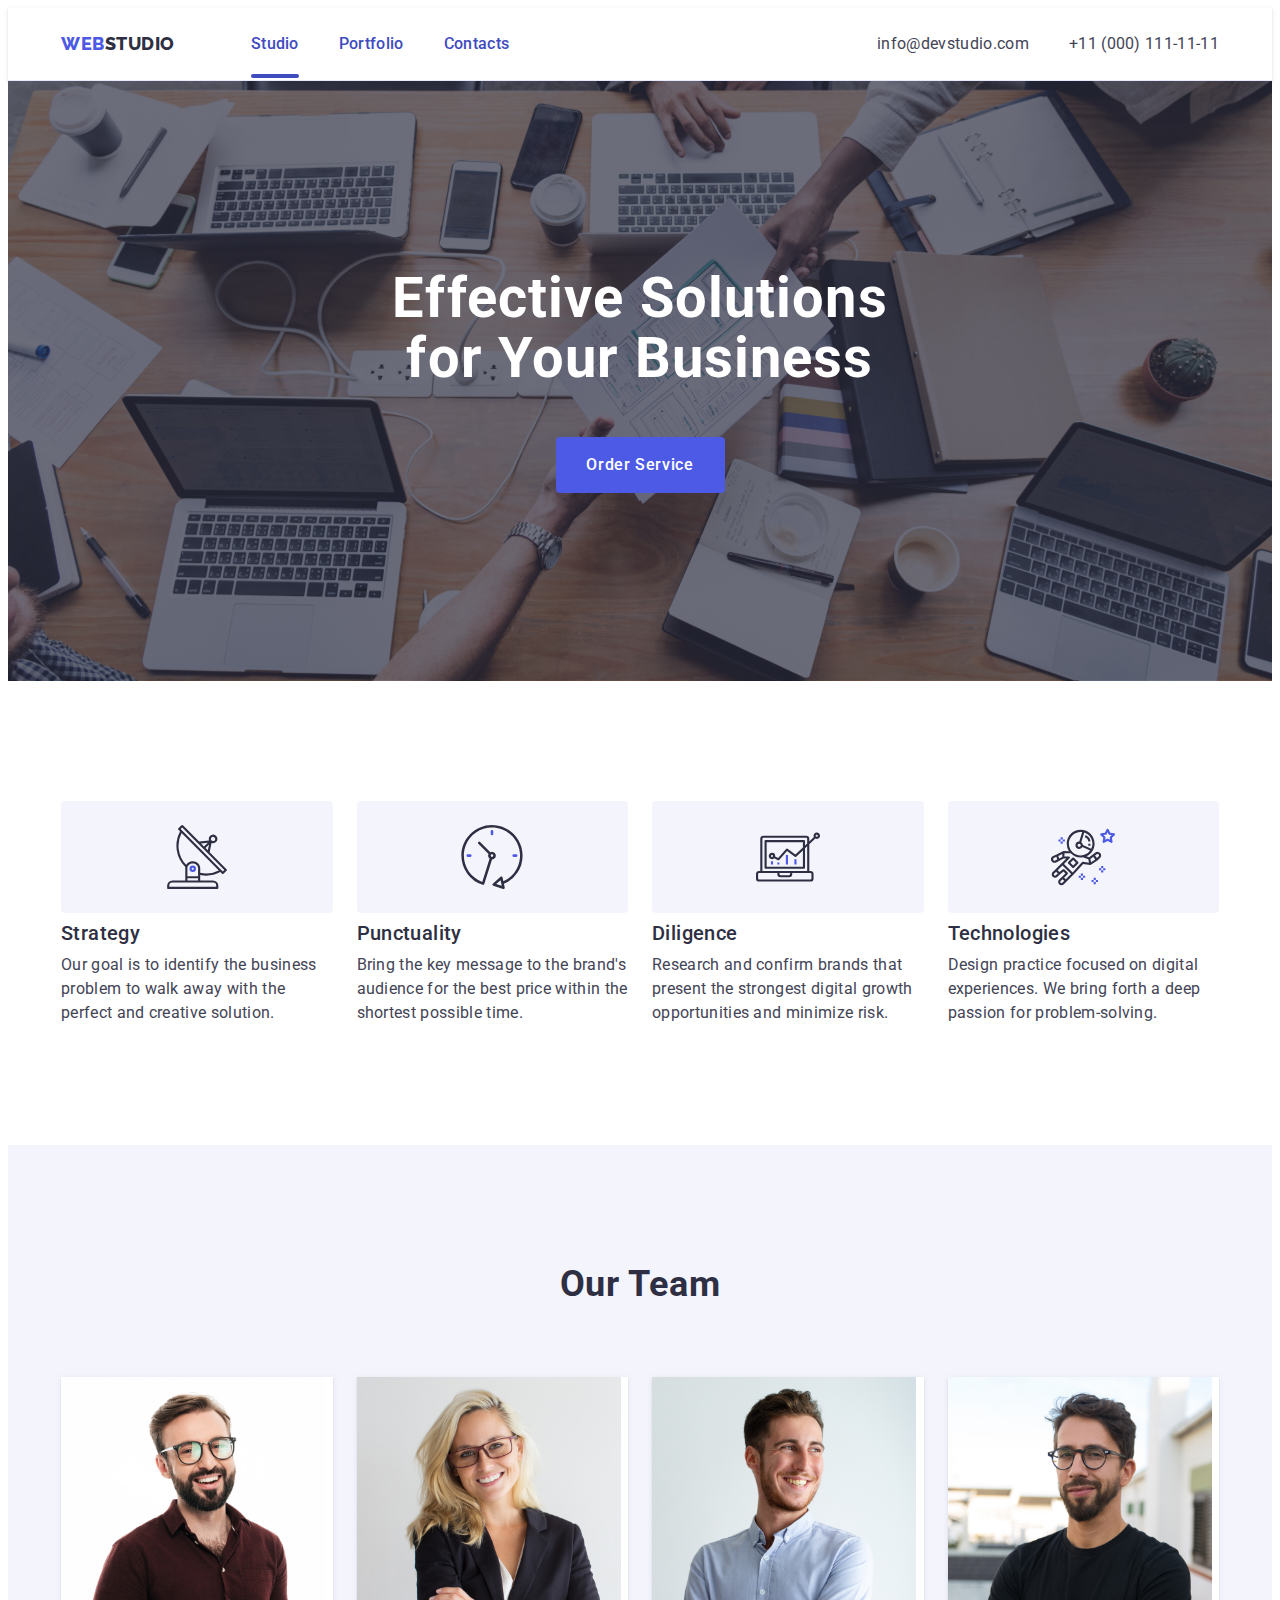
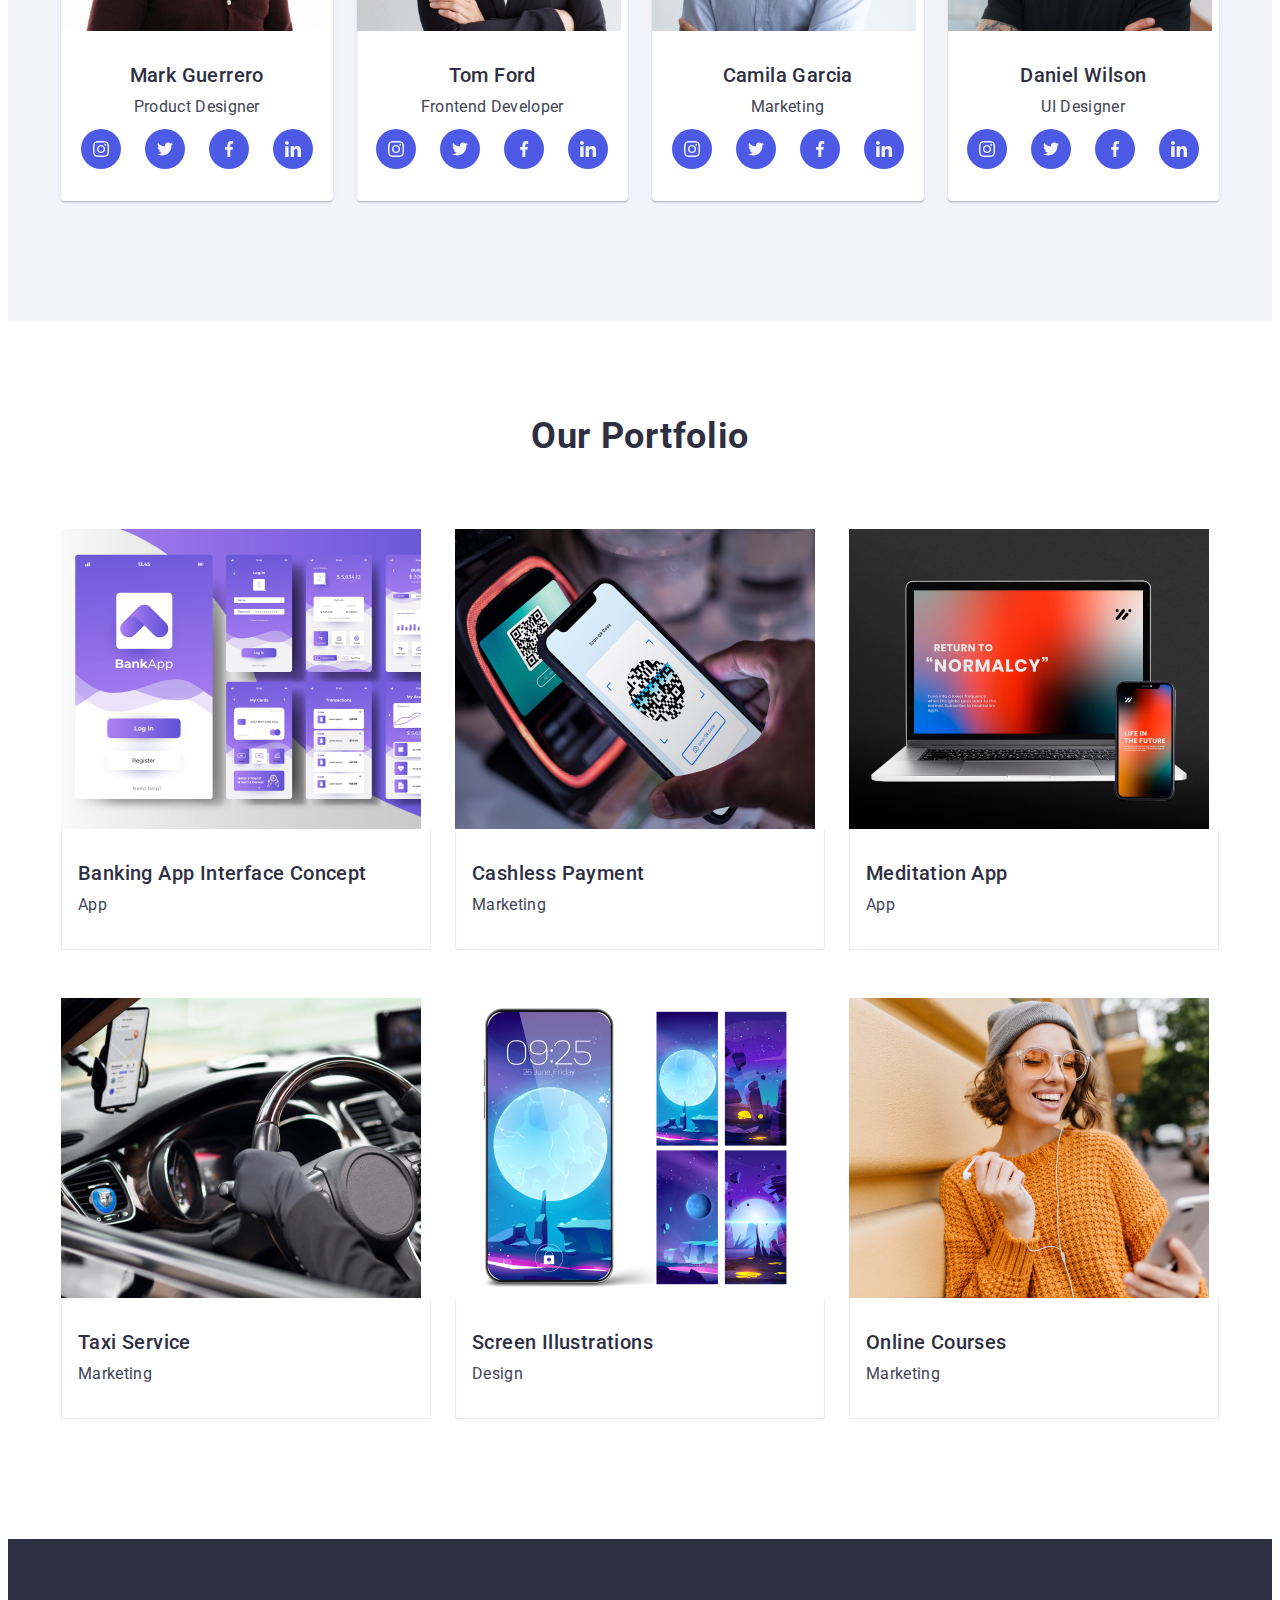
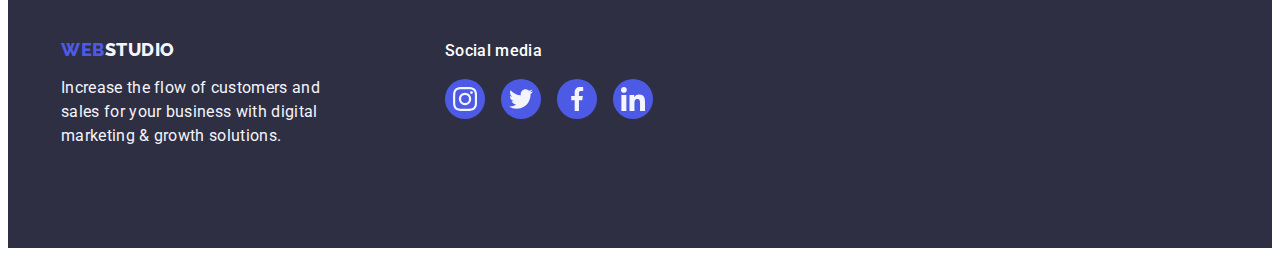
<file: index.html>
<!DOCTYPE html>
<html lang="en">
  <head>
    <meta charset="UTF-8" />
    <meta http-equiv="X-UA-Compatible" content="IE=edge" />
    <meta name="viewport" content="width=device-width, initial-scale=1.0" />
    <link rel="preconnect" href="https://fonts.googleapis.com" />
    <link rel="preconnect" href="https://fonts.gstatic.com" crossorigin />
    <link
      href="https://fonts.googleapis.com/css2?family=Raleway:wght@800&family=Roboto:wght@400;500;700;900&display=swap"
      rel="stylesheet"
    />
    <title>Web Studio</title>
    <link
      rel="stylesheet"
      href="https://cdnjs.cloudflare.com/ajax/libs/modern-normalize/2.0.0/modern-normalize.min.css"
      integrity="sha512-4xo8blKMVCiXpTaLzQSLSw3KFOVPWhm/TRtuPVc4WG6kUgjH6J03IBuG7JZPkcWMxJ5huwaBpOpnwYElP/m6wg=="
      crossorigin="anonymous"
      referrerpolicy="no-referrer"
    />
    <link rel="stylesheet" href="./css/styles.css" />
  </head>
  <body>
    <header class="header-menu">
      <div class="container header-container">
        <nav class="header-navigation">
          <a href="./index.html" class="header-logo-link link">
            Web<span class="footer-logo-part">Studio</span>
          </a>

          <ul class="list">
            <li class="header-link-item">
              <a href="./index.html" class="link-menu link carend" aria-label="Studio"
                >Studio</a
              >
            </li>

            <li class="header-link-item">
              <a
                href="./portfolio.html"
                class="link-menu link"
                aria-label="Studio"
                >Portfolio</a
              >
            </li>

            <li class="header-link-item">
              <a href="" class="link-menu link">Contacts</a>
            </li>
          </ul>
        </nav>
        <!--addres meny-->
        <address class="header-addres">
          <ul class="header-addres-list list">
            <li class="list-address-menu link">
              <a href="mailto:info@devstudio.com" class="list-address-menu link"
                >info@devstudio.com</a
              >
            </li>
            <li class="list-address-menu link">
              <a href="tel:+110001111111" class="list-address-menu link"
                >+11 (000) 111-11-11</a
              >
            </li>
          </ul>
        </address>
      </div>
    </header>
    <main>
      <!--SECTION 1 Cap-->
      <section class="here">
        <div class="container cap-container">
          <h1 class="here-title">Effective Solutions for Your Business</h1>
          <button type="button" class="here-btn" data-modal-open>
            Order Service
          </button>
        </div>
      </section>
      <!--SECTION 2-->
      <section class="features">
        <div class="container features-container">
          <h2 class="featurest visually-hidden">Features</h2>
          <ul class="features-list list">
            <li class="features-item">
              <div class="icon-container-svg">
                <svg width="64" height="64">
                  <use href="./images/icons.svg#icon-antenna"></use>
                </svg>
              </div>
              <h3 class="features-subtitle">Strategy</h3>
              <p class="features-item-text">
                Our goal is to identify the business problem to walk away with
                the perfect and creative solution.
              </p>
            </li>
            <li class="features-item">
              <div class="icon-container-svg">
                <svg width="64" height="64">
                  <use href="./images/icons.svg#icon-clock"></use>
                </svg>
              </div>
              <h3 class="features-subtitle">Punctuality</h3>
              <p class="features-item-text">
                Bring the key message to the brand's audience for the best price
                within the shortest possible time.
              </p>
            </li>
            <li class="features-item">
              <div class="icon-container-svg">
                <svg width="64" height="64">
                  <use href="./images/icons.svg#icon-diagram"></use>
                </svg>
              </div>
              <h3 class="features-subtitle">Diligence</h3>
              <p class="features-item-text">
                Research and confirm brands that present the strongest digital
                growth opportunities and minimize risk.
              </p>
            </li>
            <li class="features-item">
              <div class="icon-container-svg">
                <svg width="64" height="64">
                  <use href="./images/icons.svg#icon-astronaut"></use>
                </svg>
              </div>
              <h3 class="features-subtitle">Technologies</h3>
              <p class="features-item-text">
                Design practice focused on digital experiences. We bring forth a
                deep passion for problem-solving.
              </p>
            </li>
          </ul>
        </div>
      </section>
      <!-- SECTION 3 Our team-->
      <section class="made">
        <div class="container">
          <h2 class="made-title">Our Team</h2>
          <ul class="made-list list">
            <li class="made-item">
              <img src="./images/img(4).jpg" alt="photo" width="264" />
              <div class="employee-info">
                <h3 class="made-name">Mark Guerrero</h3>
                <p class="made-text">Product Designer</p>
                <ul class="social-media-list">
                  <li class="social-media-item">
                    <a href="#" class="social-media-link">
                      <svg class="social-media-icon" width="16" height="16">
                        <use href="./images/icons.svg#icon-instagram"></use>
                      </svg>
                    </a>
                  </li>
                  <li class="social-media-item">
                    <a href="#" class="social-media-link">
                      <svg class="social-media-icon" width="16" height="16">
                        <use href="./images/icons.svg#icon-twitter"></use>
                      </svg>
                    </a>
                  </li>
                  <li class="social-media-item">
                    <a href="#" class="social-media-link">
                      <svg class="social-media-icon" width="16" height="16">
                        <use href="./images/icons.svg#icon-facebook"></use>
                      </svg>
                    </a>
                  </li>
                  <li class="social-media-item">
                    <a href="#" class="social-media-link">
                      <svg class="social-media-icon" width="16" height="16">
                        <use href="./images/icons.svg#icon-linkedin"></use>
                      </svg>
                    </a>
                  </li>
                </ul>
              </div>
            </li>
            <li class="made-item">
              <img src="./images/img(5).jpg" alt="photo" width="264" />
              <div class="employee-info">
                <h3 class="made-name">Tom Ford</h3>
                <p class="made-text">Frontend Developer</p>
                <ul class="social-media-list">
                  <li class="social-media-item">
                    <a href="." class="social-media-link">
                      <svg class="social-media-icon" width="16" height="16">
                        <use href="./images/icons.svg#icon-instagram"></use>
                      </svg>
                    </a>
                  </li>
                  <li class="social-media-item">
                    <a href="#" class="social-media-link">
                      <svg class="social-media-icon" width="16" height="16">
                        <use href="./images/icons.svg#icon-twitter"></use>
                      </svg>
                    </a>
                  </li>
                  <li class="social-media-item">
                    <a href="#" class="social-media-link">
                      <svg class="social-media-icon" width="16" height="16">
                        <use href="./images/icons.svg#icon-facebook"></use>
                      </svg>
                    </a>
                  </li>
                  <li class="social-media-item">
                    <a href="#" class="social-media-link">
                      <svg class="social-media-icon" width="16" height="16">
                        <use href="./images/icons.svg#icon-linkedin"></use>
                      </svg>
                    </a>
                  </li>
                </ul>
              </div>
            </li>
            <li class="made-item">
              <img src="./images/img(6).jpg" alt="photo" width="264" />
              <div class="employee-info">
                <h3 class="made-name">Camila Garcia</h3>
                <p class="made-text">Marketing</p>
                <ul class="social-media-list">
                  <li class="social-media-item">
                    <a href="." class="social-media-link">
                      <svg class="social-media-icon" width="16" height="16">
                        <use href="./images/icons.svg#icon-instagram"></use>
                      </svg>
                    </a>
                  </li>
                  <li class="social-media-item">
                    <a href="#" class="social-media-link">
                      <svg class="social-media-icon" width="16" height="16">
                        <use href="./images/icons.svg#icon-twitter"></use>
                      </svg>
                    </a>
                  </li>
                  <li class="social-media-item">
                    <a href="#" class="social-media-link">
                      <svg class="social-media-icon" width="16" height="16">
                        <use href="./images/icons.svg#icon-facebook"></use>
                      </svg>
                    </a>
                  </li>
                  <li class="social-media-item">
                    <a href="#" class="social-media-link">
                      <svg class="social-media-icon" width="16" height="16">
                        <use href="./images/icons.svg#icon-linkedin"></use>
                      </svg>
                    </a>
                  </li>
                </ul>
              </div>
            </li>
            <li class="made-item">
              <img src="./images/img(7).jpg" alt="photo" width="264" />
              <div class="employee-info">
                <h3 class="made-name">Daniel Wilson</h3>
                <p class="made-text">UI Designer</p>
                <ul class="social-media-list">
                  <li class="social-media-item">
                    <a href="." class="social-media-link">
                      <svg class="social-media-icon" width="16" height="16">
                        <use href="./images/icons.svg#icon-instagram"></use>
                      </svg>
                    </a>
                  </li>
                  <li class="social-media-item">
                    <a href="#" class="social-media-link">
                      <svg class="social-media-icon" width="16" height="16">
                        <use href="./images/icons.svg#icon-twitter"></use>
                      </svg>
                    </a>
                  </li>
                  <li class="social-media-item">
                    <a href="#" class="social-media-link">
                      <svg class="social-media-icon" width="16" height="16">
                        <use href="./images/icons.svg#icon-facebook"></use>
                      </svg>
                    </a>
                  </li>
                  <li class="social-media-item">
                    <a href="#" class="social-media-link">
                      <svg class="social-media-icon" width="16" height="16">
                        <use href="./images/icons.svg#icon-linkedin"></use>
                      </svg>
                    </a>
                  </li>
                </ul>
              </div>
            </li>
          </ul>
        </div>
      </section>
      <!--SECTION 4 PORTFOLIO-->  
        <section class="section-menu">
          <div class="container">
            <h2 class="made-title">Our Portfolio</h2>
            <ul class="list-cards">
              <li class="name-item-list">
                  <div class="container-cards-photo">
                    <img src="./images/img8.jpg" alt="banking" width="360" />
                    <p class="cards-photo-text overlay"> 14 Stylish and User-Friendly App Design Concepts · Task Manager App · Calorie Tracker App · Exotic Fruit Ecommerce App · Cloud Storage App</p>
                  </div>
      
                  <div class="cards-container">
                    <h2 class="name-photo">Banking App Interface Concept</h2>
                    <p class="name-text-item">App</p>
                  </div>
              </li>
              <li class="name-item-list">
                  <div class="container-cards-photo">
                    <img src="./images/img9.jpg" alt="cashless" width="360" />
                    <p class="cards-photo-text overlay"> 14 Stylish and User-Friendly App Design Concepts · Task Manager App · Calorie Tracker App · Exotic Fruit Ecommerce App · Cloud Storage App</p>               
                  </div>
  
                  <div class="cards-container">
                    <h2 class="name-photo">Cashless Payment</h2>
                    <p class="name-text-item">Marketing</p>
                  </div>
                
              </li>
              <li class="name-item-list">
                  <div class="container-cards-photo">
                    <img src="./images/img10.jpg" alt="meditation" width="360" />
                    <p class="cards-photo-text overlay"> 14 Stylish and User-Friendly App Design Concepts · Task Manager App · Calorie Tracker App · Exotic Fruit Ecommerce App · Cloud Storage App</p>
                  
                  </div>
  
                  <div class="cards-container">
                    <h2 class="name-photo">Meditation App</h2>
                    <p class="name-text-item">App</p>
                  </div>
               
              </li>
              <li class="name-item-list">
                  <div class="container-cards-photo">
                    <img src="./images/img11.jpg" alt="marketing" width="360" />
                    <p class="cards-photo-text overlay"> 14 Stylish and User-Friendly App Design Concepts · Task Manager App · Calorie Tracker App · Exotic Fruit Ecommerce App · Cloud Storage App</p>
                  
                  </div>

                  <div class="cards-container">
                    <h2 class="name-photo">Taxi Service</h2>
                    <p class="name-text-item">Marketing</p>
                  </div>
                
              </li>
              <li class="name-item-list">
                  <div class="container-cards-photo">
                    <img src="./images/img12.jpg" alt="design" width="360" />
                    <p class="cards-photo-text overlay"> 14 Stylish and User-Friendly App Design Concepts · Task Manager App · Calorie Tracker App · Exotic Fruit Ecommerce App · Cloud Storage App</p>
                  
                  </div>

                  <div class="cards-container">
                    <h2 class="name-photo">Screen Illustrations</h2>
                    <p class="name-text-item">Design</p>
                  </div>
                
              </li>
              <li class="name-item-list">
                  <div class="container-cards-photo">
                    <img src="./images/img13.jpg" alt="marketing" width="360" />
                    <p class="cards-photo-text overlay"> 14 Stylish and User-Friendly App Design Concepts · Task Manager App · Calorie Tracker App · Exotic Fruit Ecommerce App · Cloud Storage App</p>
                  
                  </div>
                   
                  <div class="cards-container">
                    <h2 class="name-photo">Online Courses</h2>
                    <p class="name-text-item">Marketing</p>
                  </div>
               
              </li>
            </ul>
          </div>
        </section>
      </main>
    <!--footer-->
    <footer class="footer">
      <div class="container footer-container">
        <div class="footer-logo-text">
          <a href="./index.html" class="footer-logo-link link"
            >Web<span class="footer-logo-part">Studio</span></a
          >
          <p class="footer-text">
            Increase the flow of customers and sales for your business with
            digital marketing & growth solutions.
          </p>
        </div>
        <div class="social-media-container">
          <p class="social-media-title">Social media</p>
          <ul class="social-media-footer">
            <li class="social-media-item">
              <a href="#" class="social-med-link">
                <svg class="social-media-icon" width="24" height="24">
                  <use href="./images/icons.svg#icon-instagram"></use>
                </svg>
              </a>
            </li>
            <li class="social-media-item">
              <a href="#" class="social-med-link">
                <svg class="social-media-icon" width="24" height="24">
                  <use href="./images/icons.svg#icon-twitter"></use>
                </svg>
              </a>
            </li>
            <li class="social-media-item">
              <a href="#" class="social-med-link">
                <svg class="social-media-icon" width="24" height="24">
                  <use href="./images/icons.svg#icon-facebook"></use>
                </svg>
              </a>
            </li>
            <li class="social-media-item">
              <a href="#" class="social-med-link">
                <svg class="social-media-icon" width="24" height="24">
                  <use href="./images/icons.svg#icon-linkedin"></use>
                </svg>
              </a>
            </li>
          </ul>
        </div>
      </div>
    </footer>
    <!--Modeln-->
    <div class="modal-container is-hidden" data-modal>
      <div class="modal">
        <button class="modal-close-btn" type="button" data-modal-close>
          <svg class="modal-close-icon" width="8" height="8">
            <use href="./images/icons.svg#icon-close-black"></use>
          </svg>
        </button>
      </div>
    </div>
    <script src="./js/modal.js"></script>
  </body>
</html>
</file>
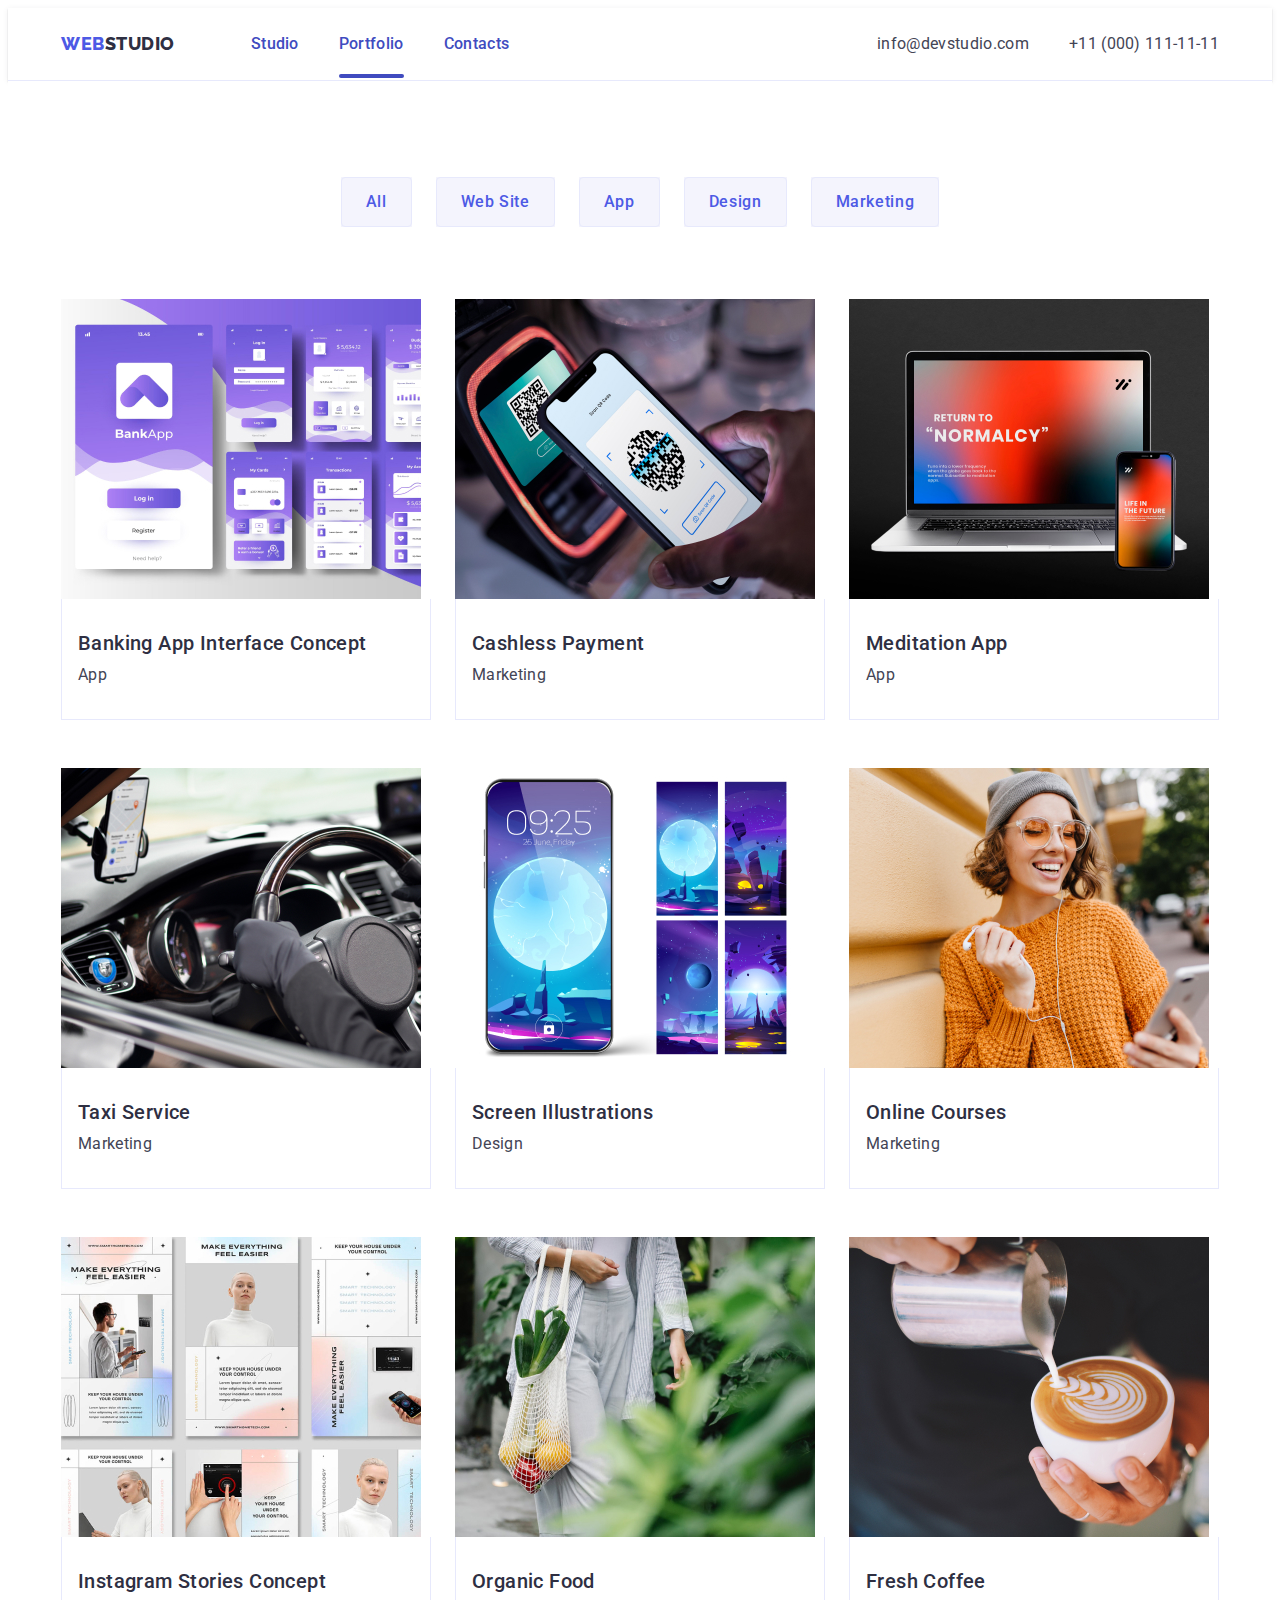
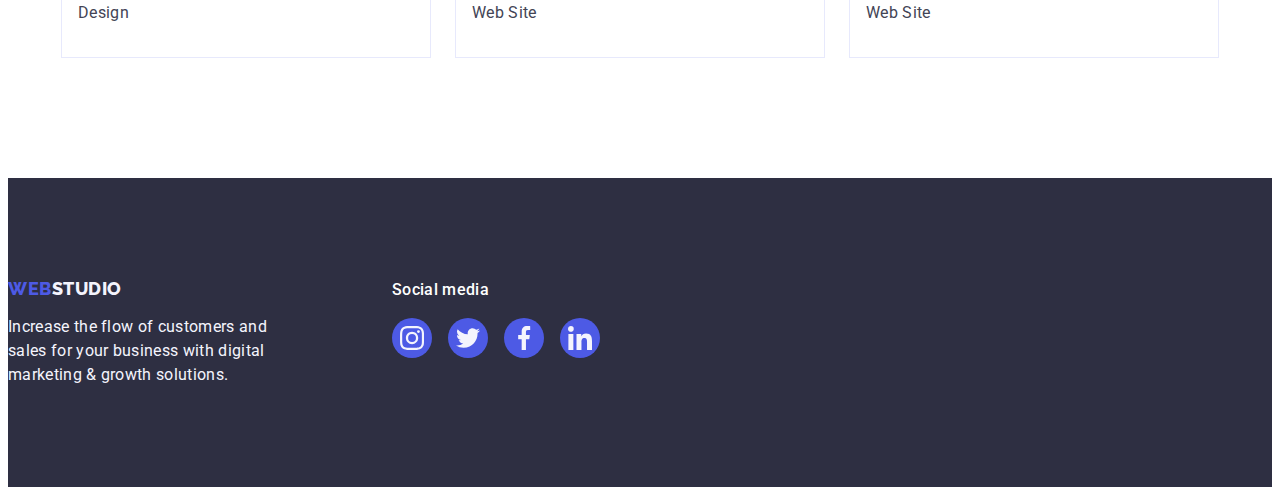
<file: portfolio.html>
<!DOCTYPE html>
<html lang="en">
  <head>
    <meta charset="UTF-8" />
    <meta http-equiv="X-UA-Compatible" content="IE=edge" />
    <meta name="viewport" content="width=device-width, initial-scale=1.0" />
    <link rel="preconnect" href="https://fonts.googleapis.com" />
    <link rel="preconnect" href="https://fonts.gstatic.com" crossorigin />
    <link
      href="https://fonts.googleapis.com/css2?family=Raleway:wght@800&family=Roboto:wght@400;500;700;900&display=swap"
      rel="stylesheet"
    />
    <title>Web Studio</title>
    <link
      rel="stylesheet"
      href="https://cdnjs.cloudflare.com/ajax/libs/modern-normalize/2.0.0/modern-normalize.min.css"
      integrity="sha512-4xo8blKMVCiXpTaLzQSLSw3KFOVPWhm/TRtuPVc4WG6kUgjH6J03IBuG7JZPkcWMxJ5huwaBpOpnwYElP/m6wg=="
      crossorigin="anonymous"
      referrerpolicy="no-referrer"
    />
    <link rel="stylesheet" href="./css/styles.css" />
  </head>

  <body class="boby">
    <header class="header-menu">
      <div class="container header-container">
        <nav class="header-navigation">
          <a href="./index.html" class="header-logo-link link">
            Web<span class="footer-logo-part">Studio</span>
          </a>

          <ul class="list">
            <li class="header-link-item">
              <a
                href="./index.html"
                class="link-menu link"
                aria-label="Studio"
                
                >Studio</a
              >
            </li>

            <li class="header-link-item">
              <a
                href="./portfolio.html"
                class="link-menu link carend"
                aria-label="Studio"
                
                >Portfolio</a
              >
            </li>

            <li class="header-link-item">
              <a href="" class="link-menu link">Contacts</a>
            </li>
          </ul>
        </nav>

        <!--addres meny-->

        <address class="header-addres">
          <ul class="header-addres-list list">
            <li class="header-addres-menu link">
              <a href="mailto:info@devstudio.com" class="list-address-menu link"
                >info@devstudio.com</a
              >
            </li>
            <li class="header-addres-menu link">
              <a href="tel:+110001111111" class="list-address-menu link"
                >+11 (000) 111-11-11</a
              >
            </li>
          </ul>
        </address>
      </div>
    </header>

    <!--Cap-->
    <main class="main-section">
      <section class="section-menu">
        <div class="container">
          <h1 class="section-menu-name visually-hidden">Menu</h1>
          <ul class="list-cap">
            <li class="section-menu-item">
              <button type="button" class="section-menu-link">All</button>
            </li>
            <li class="section-menu-item">
              <button type="button" class="section-menu-link">Web Site</button>
            </li>
            <li class="section-menu-item">
              <button type="button" class="section-menu-link">App</button>
            </li>
            <li class="section-menu-item">
              <button type="button" class="section-menu-link">Design</button>
            </li>
            <li class="section-menu-item">
              <button type="button" class="section-menu-link">Marketing</button>
            </li>
          </ul>
          <!--cards-->
          <ul class="list-cards">
            <li class="name-item-list">
              <a class="portfolio-link cards" href="/">
                <div class="container-cards-photo">
                  <img src="./images/img8.jpg" alt="banking" width="360" />
                  <p class="cards-photo-text"> 14 Stylish and User-Friendly App Design Concepts · Task Manager App · Calorie Tracker App · Exotic Fruit Ecommerce App · Cloud Storage App</p>
                </div>
                
                <div class="cards-container">
                  <h2 class="name-photo">Banking App Interface Concept</h2>
                  <p class="name-text-item">App</p>
                </div>
              </a>
            </li>
            <li class="name-item-list">
              <a class="portfolio-link cards" href="/">
                <div class="container-cards-photo">
                  <img src="./images/img9.jpg" alt="cashless" width="360" />
                  <p class="cards-photo-text"> 14 Stylish and User-Friendly App Design Concepts · Task Manager App · Calorie Tracker App · Exotic Fruit Ecommerce App · Cloud Storage App</p>               
                </div>

                <div class="cards-container">
                  <h2 class="name-photo">Cashless Payment</h2>
                  <p class="name-text-item">Marketing</p>
                </div>
              </a>
            </li>
            <li class="name-item-list">
              <a class="portfolio-link cards" href="/">
                <div class="container-cards-photo">
                  <img src="./images/img10.jpg" alt="meditation" width="360" />
                  <p class="cards-photo-text"> 14 Stylish and User-Friendly App Design Concepts · Task Manager App · Calorie Tracker App · Exotic Fruit Ecommerce App · Cloud Storage App</p>
                
                </div>

                <div class="cards-container">
                  <h2 class="name-photo">Meditation App</h2>
                  <p class="name-text-item">App</p>
                </div>
              </a>
            </li>
            <li class="name-item-list">
              <a class="portfolio-link cards" href="/">
                <div class="container-cards-photo">
                  <img src="./images/img11.jpg" alt="marketing" width="360" />
                  <p class="cards-photo-text"> 14 Stylish and User-Friendly App Design Concepts · Task Manager App · Calorie Tracker App · Exotic Fruit Ecommerce App · Cloud Storage App</p>
                
                </div>
                <div class="cards-container">
                  <h2 class="name-photo">Taxi Service</h2>
                  <p class="name-text-item">Marketing</p>
                </div>
              </a>
            </li>
            <li class="name-item-list">
              <a class="portfolio-link cards" href="/">
                <div class="container-cards-photo">
                  <img src="./images/img12.jpg" alt="design" width="360" />
                  <p class="cards-photo-text"> 14 Stylish and User-Friendly App Design Concepts · Task Manager App · Calorie Tracker App · Exotic Fruit Ecommerce App · Cloud Storage App</p>
                
                </div>
                <div class="cards-container">
                  <h2 class="name-photo">Screen Illustrations</h2>
                  <p class="name-text-item">Design</p>
                </div>
              </a>
            </li>
            <li class="name-item-list">
              <a class="portfolio-link cards" href="/">
                <div class="container-cards-photo">
                  <img src="./images/img13.jpg" alt="marketing" width="360" />
                  <p class="cards-photo-text"> 14 Stylish and User-Friendly App Design Concepts · Task Manager App · Calorie Tracker App · Exotic Fruit Ecommerce App · Cloud Storage App</p>
                
                </div>
                <div class="cards-container">
                  <h2 class="name-photo">Online Courses</h2>
                  <p class="name-text-item">Marketing</p>
                </div>
              </a>
            </li>
            <li class="name-item-list">
              <a class="portfolio-link cards" href="/">
                <div class="container-cards-photo">
                  <img src="./images/img14.jpg" alt="design" width="360" />
                  <p class="cards-photo-text"> 14 Stylish and User-Friendly App Design Concepts · Task Manager App · Calorie Tracker App · Exotic Fruit Ecommerce App · Cloud Storage App</p>
                
                </div>
                <div class="cards-container">
                  <h2 class="name-photo">Instagram Stories Concept</h2>
                  <p class="name-text-item">Design</p>
                </div>
              </a>
            </li>
            <li class="name-item-list">
              <a class="portfolio-link cards" href="/">
                <div class="container-cards-photo">
                  <img src="./images/img15.jpg" alt="organic" width="360" />
                  <p class="cards-photo-text"> 14 Stylish and User-Friendly App Design Concepts · Task Manager App · Calorie Tracker App · Exotic Fruit Ecommerce App · Cloud Storage App</p>
                
                </div>
                <div class="cards-container">
                  <h2 class="name-photo">Organic Food</h2>
                  <p class="name-text-item">Web Site</p>
                </div>
              </a>
            </li>
            <li class="name-item-list">
              <a class="portfolio-link cards" href="/">
                <div class="container-cards-photo">
                  <img src="./images/img16.jpg" alt="fresh" width="360" />
                  <p class="cards-photo-text"> 14 Stylish and User-Friendly App Design Concepts · Task Manager App · Calorie Tracker App · Exotic Fruit Ecommerce App · Cloud Storage App</p>
                
                </div>
                <div class="cards-container">
                  <h2 class="name-photo">Fresh Coffee</h2>
                  <p class="name-text-item">Web Site</p>
                </div>
              </a>
            </li>
          </ul>
        </div>
      </section>
    </main>
<!--FOOTER-->
<footer class="footer">
  <div class="footer-container">
  <div class="footer-logo-text">
    <a href="./index.html" class="footer-logo-link link"
      >Web<span class="footer-logo-part">Studio</span></a
    >
    <p class="footer-text">
      Increase the flow of customers and sales for your business with
      digital marketing & growth solutions.
    </p>
  </div>
    <div class="social-media-container">
      <p class="social-media-title">Social media</p>
      <ul class="social-media-footer">
        <li class="social-media-item">
          <a href="#" class="social-med-link">
            <svg class="social-media-icon" width="24" height="24">
              <use href="./images/icons.svg#icon-instagram"></use>
            </svg>
          </a>
        </li>
        <li class="social-media-item">
          <a href="#" class="social-med-link">
            <svg class="social-media-icon" width="24" height="24">
              <use href="./images/icons.svg#icon-twitter"></use>
            </svg>
          </a>
        </li>
        <li class="social-media-item">
          <a href="#" class="social-med-link">
            <svg class="social-media-icon" width="24" height="24">
              <use href="./images/icons.svg#icon-facebook"></use>
            </svg>
          </a>
        </li>
        <li class="social-media-item">
          <a href="#" class="social-med-link">
            <svg class="social-media-icon" width="24" height="24">
              <use href="./images/icons.svg#icon-linkedin"></use>
            </svg>
          </a>
        </li>
      </ul>
    </div>
  </div>
</footer>
  </body>
</html>
</file>
<file: css/styles.css>
:root {
  --accent-color: #4d5ae5;
  --text-color: #2e2f42;
  --paragraph-color: #434455;
  --text-color: #4d5ae5;
  --button-bg-color: #f4f4fd;
  --link-color: #2e2f42;
  --logo-color: #4d5ae5;
}

body {
  color: #434455;
  font-family: "Roboto", sans-serif;
  background-color: #ffffff;
}

p,
h1,
h2,
h3,
h4,
h5,
h6 {
  margin-top: 0;
  margin-bottom: 0;
}

a {
  text-decoration: none;
}

ul {
  list-style-type: none;
  margin-top: 0;
  margin-bottom: 0;
  padding-left: 0;
}

img {
  display: block;
}

/*----------------HEADER LOGO---------------*/
.header-menu {
  border-bottom: 1px solid #e7e9fc;
  box-shadow: 0px 2px 1px rgba(46, 47, 66, 0.08),
    0px 1px 1px rgba(46, 47, 66, 0.16), 0px 1px 6px rgba(46, 47, 66, 0.08);
}
.container {
  width: 1158px;
  padding-left: 15px;
  padding-right: 15px;
  margin: 0 auto;
  align-items: center;
}

.header-container {
  display: flex;
}
.here
.header-logo-link link {
  font-family: "Raleway", sans-serif;
  font-weight: 800;
  font-size: 18px;
  line-height: 1.17;
  letter-spacing: 0.03em;
  text-transform: uppercase;
  color: #4d5ae5;
  text-decoration: none;
  position: relative;
}

.header-logo-link span {
  color: #2e2f42;
  font-size: 18px;
  font-family: Raleway;
  font-style: normal;
  font-weight: 800;
  line-height: 1.17;
  letter-spacing: 0.54px;
  text-transform: uppercase;
  text-decoration: none;
}

.header-logo-link {
  color: var(--logo-color);
  font-family: "Raleway", sans-serif;
  font-weight: 800;
  font-size: 18px;
  line-height: 1.17;
  letter-spacing: 0.03em;
  text-transform: uppercase;
  margin-right: 76px;
}

.header-link-item {
  padding: 24px 0;
  color: #404bbf;
  text-decoration: none;
}

.carend{
  position: relative;
  color: #404bbf;
}

.carend::after {
  content: "";
  position: absolute;
  left: 0;
  bottom: -1px;
  height: 4px;
  background-color: #404bbf;
  border-radius: 2px;
}
.link-menu

.header-link-item:nth-child(1) a {
  transition: color 250ms cubic-bezier(0.4, 0, 0.2, 1);
}



/*------------addres meny-----------------*/

.list-address-menu link {
  transition: color 250ms cubic-bezier(0.4, 0, 0.2, 1);
}

.list-address-menu::after {
  content: "";
  position: absolute;
  left: 0;
  bottom: -1px;
  height: 4px;
  background-color: #404bbf;
  border-radius: 2px;
}

.header-addres-list li:last-child {
  margin-right: 0;
}

.header-addres-list {
  color: #434455;
  font-size: 16px;
  font-family: Roboto;
  font-style: normal;
  font-weight: 400;
  line-height: 1.5;
  letter-spacing: 0.32px;
  display: flex;
  gap: 40px;
  list-style: none;
  padding: 0;
  align-items: center;
}

.header-addres {
  font-style: normal;
  align-items: center;
  margin-left: auto;
}

.list-address-menu :focus,
.list-address-menu :hover {
  color: #404bbf;
}

.list-address-menu a {
  color: #434455;
}

.list-address-menu {
  color: #434455;
  font-size: 16px;
  font-family: Roboto;
  font-style: normal;
  font-weight: 400;
  line-height: 1.5;
  letter-spacing: 0.32px;
  align-items: center;
  transition: color 250ms cubic-bezier(0.4, 0, 0.2, 1);
}

/*---------Meny Nav-------------------*/
.header-navigation .list {
  display: flex;
  gap: 40px;
  list-style: none;
  padding: 0;
}

.header-navigation .list li:last-child {
  margin-right: 0;
}

.header-navigation {
  display: flex;
  align-items: center;
}

.list {
  display: flex;
  gap: 40px;
  align-items: center;
}

.link-menu {
  list-style: none;
  font-weight: 500;
  font-size: 16px;
  line-height: 1.5;
  letter-spacing: 0.02em;
  color: #2e2f42;
  text-decoration: none;
  align-items: center;
  padding: 24px 0;
}

.link:hover,
.link-menu:focus {
  color: #404bbf;
}

.link-menu {
  text-decoration: none;
  color: var(--link-color);
}
.link-menu {
  text-decoration: none;
  font-weight: 500;
  font-size: 16px;
  line-height: 1.5;
  letter-spacing: 0.02em;
  color: #2e2f42;
}

.link-menu:hover,
.link-menu:focus {
  color: #404bbf;
}

.link-menu {
  text-decoration: none;
}

.link-menu:hover,
.link-menu:focus {
  color: #404bbf;
}

.header-menu-link {
  color: #2e2f42;
  font-size: 16px;
  font-family: Roboto;
  font-style: normal;
  font-weight: 500;
  line-height: 1.5;
  letter-spacing: 0.32px;
}

/*------------------ SECTION 1 CAP-----------------*/
.here {
  background: var(--navyblue, #2e2f42);
  padding-top: 188px;
  padding-bottom: 188px;
  text-align: center;
  background-image: linear-gradient(
      rgba(46, 47, 66, 0.7),
      rgba(46, 47, 66, 0.7)
    ),
    url(../images/people.jpg);
  max-width: 1440px;
  background-repeat: no-repeat;
  background-position: center;
  background-size: cover;
  margin: 0 auto;
}

.here-title {
  color: #fff;
  font-size: 56px;
  font-weight: 700;
  line-height: 1.07;
  letter-spacing: 1.12px;
  max-width: 496px;
  margin: 0 auto;
  margin-bottom: 48px;
}

.here-btn {
  color: #ffffff;
  font-size: 16px;
  font-family: "Roboto", sans-serif;
  font-style: normal;
  font-weight: 500;
  line-height: 1.5;
  letter-spacing: 0.64px;
  margin: 0 auto;
  cursor: pointer;
  display: block;
  min-width: 169px;
  height: 56px;
  border:none;
  border-radius: 4px;
  background-color: #4d5ae5;
  transition: background-color 250ms cubic-bezier(0.4, 0, 0.2, 1);
  margin: 0 auto;
}

.here-btn:hover,
.here-btn:focus {
  background-color: #404bbf;
}

/*------------------- SECTION 2 ---------------------*/
.icon-list {
  list-style: none;
  display: flex;
  gap: 20px;
}

.icon-container-svg {
  display: flex;
  align-items: center;
  justify-content: center;
  height: 112px;
  background-color: #f4f4fd;
  border-radius: 4px;
  margin-bottom: 8px;
}

.icon-container-svg svg {
  width: 64px;
  height: 64px;
  fill: #4d5ae5;
}

.icon-container-svg:hover svg {
  fill: #31d0aa;
}

/*------------------- SECTION 2 FEATURES---------------------*/
.visually-hidden {
  position: absolute;
  width: 1px;
  height: 1px;
  margin: -1px;
  border: 0;
  padding: 0;
  white-space: nowrap;
  clip-path: inset(100%);
  clip: rect(0 0 0 0);
  overflow: hidden;
}

.features {
  padding: 120px 0;
  background: #fff;
}

.features-list {
  display: flex;
  gap: 24px;
}

.features-item:last-child {
  margin-right: 0;
}

.features-item {
  width: calc((100% - 72px) / 4);
}

.features-subtitle {
  color: #2e2f42;
  font-size: 20px;
  font-family: Roboto;
  font-style: normal;
  font-weight: 500;
  line-height: 1.2;
  letter-spacing: 0.4px;
  margin-bottom: 8px;
}

.features-item-text {
  color: #434455;
  font-size: 16px;
  font-family: Roboto;
  font-style: normal;
  font-weight: 400;
  line-height: 1.5;
  letter-spacing: 0.32px;
}

/*------------------ SECTION 3 TEAM-------------------------*/

.made-list {
  border-top-left-radius: 0px;
  border-top-right-radius: 0px;
  border-top-right-radius: 4px;
  border-bottom-left-radius: 4px;
  display: flex;
  gap: 24px;
  list-style: none;
  padding: 0;
}

.made-item {
  border-radius: 0px 0px 4px 4px;
  box-shadow: 0px 1px 6px rgba(46, 47, 66, 0.08),
    0px 1px 1px rgba(46, 47, 66, 0.16), 0px 2px 1px rgba(46, 47, 66, 0.08);
  width: calc((100% - 72px) / 4);
  background-color: #ffffff;
}

.employee-info {
  padding: 32px 0;
  text-align: center;
}

.made {
  padding: 120px 0;
  background: var(--cloud, #f4f4fd);
}

.made-name {
  margin-bottom: 8px;
}

.made-title {
  color: var(--navyblue, #2e2f42);
  text-align: center;
  font-size: 36px;
  font-family: Roboto;
  font-style: normal;
  font-weight: 700;
  line-height: 1.11;
  letter-spacing: 0.72px;
  text-transform: capitalize;
  margin-bottom: 72px;
  text-align: center;
}

.made-text {
  color: var(--slate, #434455);
  text-align: center;
  font-size: 16px;
  font-family: Roboto;
  font-style: normal;
  font-weight: 400;
  line-height: 1.5;
  letter-spacing: 0.32px;
}

.made-name {
  color: var(--navyblue, #2e2f42);
  text-align: center;
  font-size: 20px;
  font-family: Roboto;
  font-style: normal;
  font-weight: 500;
  line-height: 1.2;
  letter-spacing: 0.4px;
}
/*----------SOCIAL----------*/
.social-media-list {
  list-style: none;
  display: flex;
  justify-content: center;
  gap: 24px;
  margin-top: 10px;
}

.social-media-link:hover,
.social-media-link:focus {
  background-color: #404bbf;
}

.social-media-item {
  width: 40px;
  height: 40px;
}

.social-media-link {
  display: flex;
  align-items: center;
  justify-content: center;
  width: 100%;
  height: 100%;
  background-color: var(--social-icon-color, #4d5ae5);
  border-radius: 50%;
  transition: background-color 250ms cubic-bezier(0.4, 0, 0.2, 1);
}

.social-media-icon {
  fill: var(--social-icon-fill, #f4f4fd);
}

/*--------------SECTION 5---------------------------*/
.customers-section {
  padding: 120px 0;
}

.customers-title {
  font-size: 36px;
  line-height: 1.11;
  color: #2e2f42;
  margin-bottom: 72px;
  display: flex;
  justify-content: center;
  align-items: center;
}

.customers-list {
  list-style: none;
  display: flex;
  gap: 24px;
}

.customer-item {
  width: calc((100% - 120px) / 6);
  height: 88px;
}

.customer-link {
  display: flex;
  align-items: center;
  justify-content: center;
  width: 100%;
  height: 100%;
  border: 1px solid #8e8f99;
  border-radius: 4px;
  transition: border-color 250ms cubic-bezier(0.4, 0, 0.2, 1),
    color 250ms cubic-bezier(0.4, 0, 0.2, 1);
  color: #8e8f99;
}

.customer-link:hover,
.customer-link:focus {
  border-color: #404bbf;
  color: #404bbf;
}

.customer-icon {
  fill: currentColor;
}

/*--------------FOOTER DIV 1---------------------------*/
.footer-container {
  display: flex;
  align-items: baseline;
}

.footer-logo-text {
  margin-right: 120px;
}

.footer {
  background: var(--navyblue, #2e2f42);
  padding: 100px 0;
}
.footer-logo span {
  color: #f4f4fd;
  font-size: 18px;
  font-family: "Raleway", sans-serif;
  font-style: normal;
  font-weight: 800;
  line-height: 1.16;
  letter-spacing: 0.54px;
  text-transform: uppercase;
}

.footer-logo-link span {
  color: #f4f4fd;
  font-size: 18px;
  font-family: "Raleway", sans-serif;
  font-style: normal;
  font-weight: 800;
  line-height: 1.17;
  letter-spacing: 0.54px;
  text-transform: uppercase;
  text-decoration: none;
}
.footer-text {
  color: var(--cloud, #f4f4fd);
  font-size: 16px;
  font-family: Roboto;
  font-style: normal;
  font-weight: 400;
  line-height: 1.5;
  letter-spacing: 0.32px;
  max-width: 264px;
}

.footer-logo {
  color: #4d5ae5;
  font-size: 18px;
  font-family: "Raleway", sans-serif;
  font-style: normal;
  font-weight: 800;
  line-height: 1.17;
  letter-spacing: 0.54px;
  text-transform: uppercase;
}

.footer-logo-link {
  display: inline-block;
  margin-bottom: 16px;
  font-family: "Raleway", sans-serif;
  font-weight: 800;
  font-size: 18px;
  line-height: 1.17;
  letter-spacing: 0.03em;
  text-transform: uppercase;
  color: #4d5ae5;
  text-decoration: none;
  position: relative;
}

/*-----------------------FOOTER SOCIAL DIV 2------------------*/

.social-media-title {
  font-size: 16px;
  font-weight: 500;
  line-height: 1.5;
  letter-spacing: 0.02em;
  color: #ffffff;
  margin-bottom: 16px;
}

.social-media-footer {
  display: flex;
  gap: 16px;
}

.social-media-item {
  width: 40px;
  height: 40px;
}

.social-med-link {
  width: 100%;
  height: 100%;
  background-color: #4d5ae5;
  border-radius: 50%;
  display: flex;
  align-items: center;
  justify-content: center;
  transition: background-color 250ms cubic-bezier(0.4, 0, 0.2, 1);
}

.social-media-icon {
  fill: #f4f4fd;
}

.social-med-link:hover,
.social-med-link:focus {
  background-color: #31d0aa;
}

.social-media-icon:focus {
  background-color: #4d5ae5;
}

/*-----------------------MODERN ------------------*/
.modal-container {
  position: fixed;
  top: 0;
  left: 0;
  width: 100%;
  height: 100%;
  display: flex;
  align-items: center;
  justify-content: center;
  background-color: rgba(46, 47, 66, 0.4);
  transition: opacity 250ms cubic-bezier(0.4, 0, 0.2, 1),
    visibility 250ms cubic-bezier(0.4, 0, 0.2, 1);
}

.is-hidden {
  opacity: 0;
  visibility: hidden;
  pointer-events: none;
}

.modal {
  background-color: #fff;
  padding: 20px;
  border-radius: 4px;
  position: absolute;
  top: 50%;
  left: 50%;
  transform: translate(-50%, -50%) scale(1);
  width: 408px;
  min-height: 584px;
  background: #fcfcfc;
  box-shadow: 0px 1px 1px rgba(0, 0, 0, 0.14), 0px 1px 3px rgba(0, 0, 0, 0.12),
    0px 2px 1px rgba(0, 0, 0, 0.2);
  transition: transform 250ms cubic-bezier(0.4, 0, 0.2, 1);
}

.modal-close-btn {
  position: absolute;
  top: 24px;
  right: 24px;
  width: 24px;
  height: 24px;
  border-radius: 50%;
  display: flex;
  align-items: center;
  justify-content: center;
  background-color: #e7e9fc;
  border: 1px solid rgba(0, 0, 0, 0.1);
  padding: 0;
  cursor: pointer;
  transition: background-color 250ms cubic-bezier(0.4, 0, 0.2, 1),
    border 250ms cubic-bezier(0.4, 0, 0.2, 1);
}

.modal-close-btn:hover,
.modal-close-btn:focus {
  background-color: #404bbf;
  border: none;
}

.modal-close-btn:hover .modal-close-icon,
.modal-close-btn:focus .modal-close-icon {
  fill: #ffffff;
}

svg {
  transition: fill 250ms cubic-bezier(0.4, 0, 0.2, 1);
}

/*-----------------------PORTFOLIO MENU------------------*/
.link-menu {
  position: relative;
  color: #404bbf;
  transition: color 250ms cubic-bezier(0.4, 0, 0.2, 1);
}

.carend::after {
  content: "";
  position: absolute;
  left: 0;
  bottom: -1px;
  height: 4px;
  width: 100%;
  background-color: #404bbf;
  border-radius: 2px;
  transition: transform 250ms cubic-bezier(0.4, 0, 0.2, 1);
}

/*----------------------- 4 PORTFOLIO MAIN CAP SECTION ------------------*/
.section-menu {
  padding-top: 96px;
  padding-bottom: 120px;
}

.list-cards {
  display: flex;
  column-gap: 24px;
  list-style: none;
  row-gap: 48px;
  flex-wrap: wrap;
  justify-content: center;
}

.name-item-list {
  width: calc((100% - 48px) / 3);
  display: block;
  transition: box-shadow 250ms cubic-bezier(0.4, 0, 0.2, 1);
}

.name-item-list:hover {
  box-shadow:  0px 1px 6px rgba(46, 47, 66, 0.08), 0px 1px 1px rgba(46, 47, 66, 0.16), 0px 2px 1px rgba(46, 47, 66, 0.08);
}

.portfolio-link:hover .cards-photo-text {
  transform: translateY(0%);
}
.portfolio-link:focus .cards-photo-text {
  transform: translateY(0%);
}

.container-cards-photo {
  position: relative;
  overflow: hidden;
}

.cards-photo-text {
  position: absolute;
  top: 0;
  font-size: 16px;
  line-height: 1.5;
  letter-spacing: 0.02em;
  color: #f4f4fd;
  padding: 40px 32px;
  background-color: #4d5ae5;
  height: 100%;
  width: 100%;
  transition: transform 250ms cubic-bezier(0.4, 0, 0.2, 1);
  transform: translateY(100%);
}

.name-item-list:hover .overlay {
  transform: translateY(0%);
}

.cards-container {
  padding: 32px 16px;
  border: 1px solid #e7e9fc;
  border-top: none;
}

.cards {
  display: block;
  transition: box-shadow 250ms cubic-bezier(0.4, 0, 0.2, 1);
}

.cards:focus,
.cards:hover {
  box-shadow: 0px 1px 6px rgba(46, 47, 66, 0.08),
  0px 1px 1px rgba(46, 47, 66, 0.16), 0px 2px 1px rgba(46, 47, 66, 0.08);
}


.visually-hidden {
  position: absolute;
  width: 1px;
  height: 1px;
  margin: -1px;
  border: 0;
  padding: 0;
  white-space: nowrap;
  clip-path: inset(100%);
  clip: rect(0 0 0 0);
  overflow: hidden;
}

.section-menu-item {
  margin-right: 24px;
  display: block;
  background: #f4f4fd;
  transition: color 250ms cubic-bezier(0.4, 0, 0.2, 1),
  background-color 250ms cubic-bezier(0.4, 0, 0.2, 1),
  border-color 250ms cubic-bezier(0.4, 0, 0.2, 1),
  box-shadow 250ms cubic-bezier(0.4, 0, 0.2, 1);
}

.section-menu-item:last-child {
  margin-right: 0;
}

.list-cap {
  justify-content: center;
  display: flex;
  margin-bottom: 72px;
}
.main-section {
  background: #fff;
}

.section-menu-name {
  font-weight: 500;
  font-size: 20px;
  line-height: 1.2;
  letter-spacing: 0.02em;
  color: var(--text-color);
}
.section-menu-link:hover,
.section-menu-link:focus {
  border: 1px solid transparent;
  background-color: #404bbf;
  color: #ffffff;
  box-shadow: 0px 3px 1px rgba(0, 0, 0, 0.1), 0px 2px 1px rgba(0, 0, 0, 0.08),
    0px 2px 2px rgba(0, 0, 0, 0.12);
}

.section-menu-link {
  transition: color 250ms cubic-bezier(0.4, 0, 0.2, 1),
  background-color 250ms cubic-bezier(0.4, 0, 0.2, 1),
  border-color 250ms cubic-bezier(0.4, 0, 0.2, 1),
  box-shadow 250ms cubic-bezier(0.4, 0, 0.2, 1);
  color: #4d5ae5;
  background-color: #f4f4fd;
  text-align: center;
  font-size: 16px;
  font-family: Roboto, sans-serif;
  font-style: normal;
  font-weight: 500;
  line-height: 1.5;
  letter-spacing: 0.64px;
  cursor: pointer;
  padding: 12px 24px;
  border: 1px solid #e7e9fc;
  border-radius: 4px;
}





.name-photo {
  margin-bottom: 8px;
  font-weight: 500;
  font-size: 20px;
  line-height: 1.2;
  letter-spacing: 0.02em;
  color: #2e2f42;
}

.name {
  background: #fff;
}

.name-text-item {
  font-size: 16px;
  line-height: 1.5;
  letter-spacing: 0.02em;
  color: var(--paragraph-color, #434455);
}
</file>
